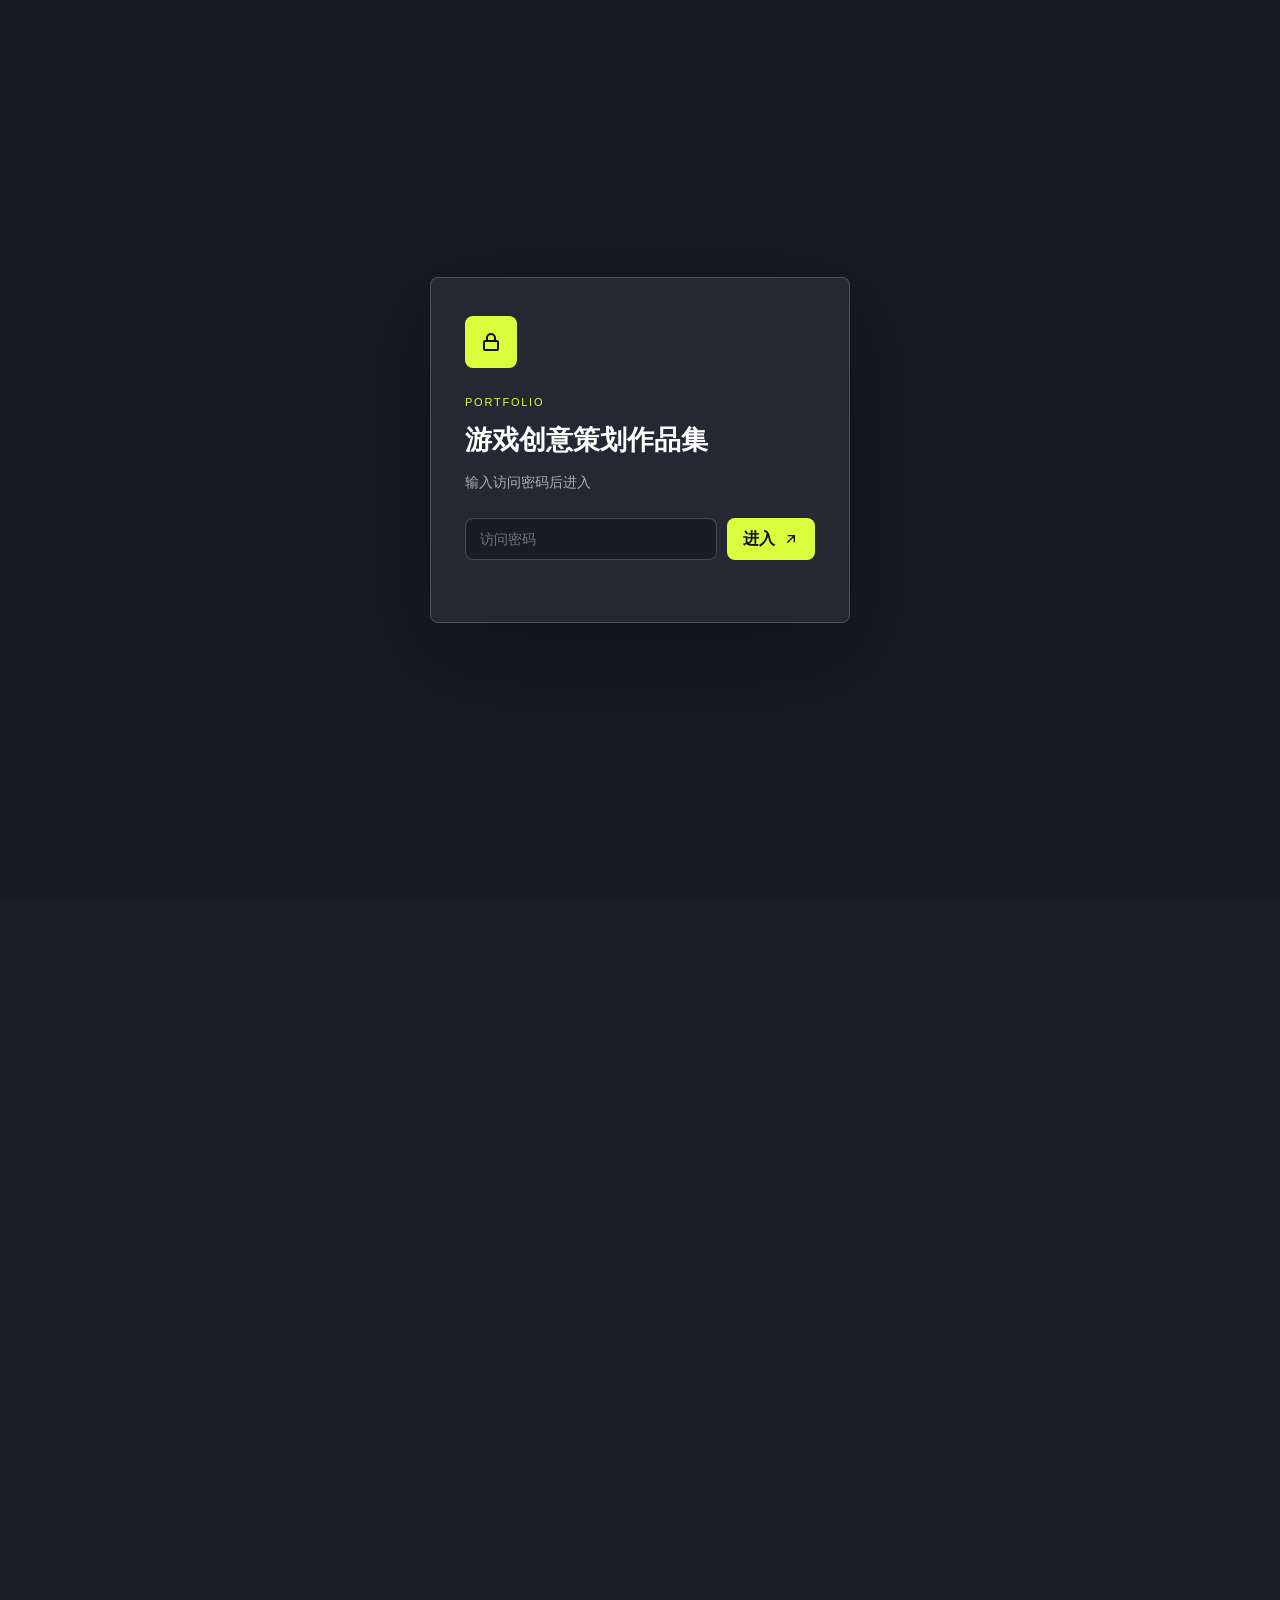
<file: index.html>
<!doctype html>
<html lang="zh-CN">
<head>
  <meta charset="utf-8">
  <meta name="viewport" content="width=device-width, initial-scale=1">
  <title>游戏创意策划作品集</title>
  <link rel="icon" href="favicon.svg" type="image/svg+xml">
  <link rel="stylesheet" href="styles.css">
</head>
<body class="locked">
  <div class="access-gate" id="accessGate">
    <div class="access-panel">
      <span class="access-mark">
        <svg viewBox="0 0 24 24" aria-hidden="true"><rect x="5" y="11" width="14" height="9" rx="1"/><path d="M8 11V8a4 4 0 0 1 8 0v3"/></svg>
      </span>
      <p class="access-kicker">Portfolio</p>
      <h2>游戏创意策划作品集</h2>
      <p class="access-copy">输入访问密码后进入</p>
      <form class="access-form" id="accessForm">
        <input type="password" id="passwordInput" placeholder="访问密码" autocomplete="current-password" aria-label="访问密码">
        <button type="submit">
          <span>进入</span>
          <svg viewBox="0 0 24 24" aria-hidden="true"><path d="M7 17 17 7M8 7h9v9"/></svg>
        </button>
      </form>
      <p class="access-error" id="accessError" role="alert"></p>
    </div>
  </div>

  <header class="site-header" id="top">
    <a class="brand" href="#top">
      <span class="brand-mark">P</span>
      <span>游戏创意策划作品集</span>
    </a>
    <button class="nav-toggle" id="navToggle" type="button" aria-label="菜单" aria-expanded="false">
      <span></span>
      <span></span>
    </button>
    <nav class="site-nav" id="siteNav">
      <a href="#roguelike">肉鸽游戏</a>
      <a href="#sanguo">三国卡牌</a>
      <a href="#play" class="nav-cta">猫猫碰碰车</a>
    </nav>
  </header>

  <main>
    <section class="hero">
      <img class="hero-bg" src="web/assets/hero.jpg" alt="">
      <div class="hero-shade"></div>
      <div class="hero-content">
        <p class="hero-eyebrow">Creative Portfolio · 2026</p>
        <h1>游戏创意策划作品集</h1>
        <div class="hero-actions">
          <a class="btn btn-light" href="#roguelike">
            <span>浏览作品</span>
            <svg viewBox="0 0 24 24" aria-hidden="true"><path d="M7 17 17 7M8 7h9v9"/></svg>
          </a>
          <a class="btn btn-ghost" href="#play">
            <span>互动项目</span>
            <svg viewBox="0 0 24 24" aria-hidden="true"><path d="M7 17 17 7M8 7h9v9"/></svg>
          </a>
        </div>
      </div>
      <div class="hero-footer">
        <span>01 肉鸽游戏</span>
        <span>02 三国卡牌游戏</span>
        <span>03 猫猫碰碰车</span>
      </div>
    </section>

    <section class="intro" id="intro">
      <div class="section-inner">
        <div class="intro-grid">
          <a class="intro-card reveal" href="#roguelike">
            <span class="intro-num">01</span>
            <h2>肉鸽游戏</h2>
            <p>《酋长你别跑》：爆款广告素材（单案消耗10w+）、品宣KV、角色设计</p>
            <span class="intro-link">
              查看作品
              <svg viewBox="0 0 24 24" aria-hidden="true"><path d="M7 17 17 7M8 7h9v9"/></svg>
            </span>
          </a>
          <a class="intro-card reveal" href="#sanguo">
            <span class="intro-num">02</span>
            <h2>三国卡牌游戏</h2>
            <p>《止戈之战》：商店包装</p>
            <span class="intro-link">
              查看作品
              <svg viewBox="0 0 24 24" aria-hidden="true"><path d="M7 17 17 7M8 7h9v9"/></svg>
            </span>
          </a>
          <a class="intro-card reveal" href="#play">
            <span class="intro-num">03</span>
            <h2>猫猫碰碰车</h2>
            <p>个人项目，由Codex完成全流程开发的H5互动游戏</p>
            <span class="intro-link">
              查看项目
              <svg viewBox="0 0 24 24" aria-hidden="true"><path d="M7 17 17 7M8 7h9v9"/></svg>
            </span>
          </a>
        </div>
      </div>
    </section>

    <section class="work-section work-game" id="roguelike">
      <div class="section-inner">
        <div class="section-head reveal">
          <div class="section-index">01</div>
          <div>
            <p class="section-kicker">Roguelike Project</p>
            <h2>肉鸽游戏</h2>
            <p class="section-lead">《酋长你别跑》游戏创意物料合集。</p>
            <div class="tag-row">
              <span>广告平面</span>
              <span>广告视频</span>
              <span>品宣 KV</span>
              <span>角色设计</span>
            </div>
          </div>
        </div>

        <div class="block reveal">
          <div class="block-title">
            <h3>广告平面</h3>
            <span>Ad Creatives</span>
          </div>
          <div class="gallery-grid ad-grid">
            <figure class="work-card" data-full="web/assets/01-肉鸽游戏/1-爆款广告素材/开局一把刀.jpg">
              <img src="web/assets/01-肉鸽游戏/1-爆款广告素材/开局一把刀.jpg" alt="开局一把刀广告素材" loading="lazy">
            </figure>
            <figure class="work-card" data-full="web/assets/01-肉鸽游戏/1-爆款广告素材/人物大字报-预约开启.jpg">
              <img src="web/assets/01-肉鸽游戏/1-爆款广告素材/人物大字报-预约开启.jpg" alt="人物大字报广告素材" loading="lazy">
            </figure>
            <figure class="work-card" data-full="web/assets/01-肉鸽游戏/1-爆款广告素材/刷宝词条广告图.jpg">
              <img src="web/assets/01-肉鸽游戏/1-爆款广告素材/刷宝词条广告图.jpg" alt="刷宝词条广告素材" loading="lazy">
            </figure>
            <figure class="work-card" data-full="web/assets/01-肉鸽游戏/1-爆款广告素材/游戏界面1.jpg">
              <img src="web/assets/01-肉鸽游戏/1-爆款广告素材/游戏界面1.jpg" alt="游戏界面广告素材一" loading="lazy">
            </figure>
            <figure class="work-card" data-full="web/assets/01-肉鸽游戏/1-爆款广告素材/游戏界面2.jpg">
              <img src="web/assets/01-肉鸽游戏/1-爆款广告素材/游戏界面2.jpg" alt="游戏界面广告素材二" loading="lazy">
            </figure>
            <figure class="work-card" data-full="web/assets/01-肉鸽游戏/1-爆款广告素材/taptap伪资源位广告图-1920x1080-红色圆角边框.jpg">
              <img src="web/assets/01-肉鸽游戏/1-爆款广告素材/taptap伪资源位广告图-1920x1080-红色圆角边框.jpg" alt="伪资源位广告素材" loading="lazy">
            </figure>
          </div>
        </div>

        <div class="block reveal">
          <div class="block-title">
            <h3>广告视频</h3>
            <span>Ad Videos</span>
          </div>
          <div class="video-grid">
            <button class="video-card" type="button" data-video="web/videos/5s实机短视频.mp4">
              <span class="video-thumb">
                <img src="web/thumbs/5s实机短视频.jpg" alt="视频缩略图" loading="lazy">
                <span class="video-icon">
                  <svg viewBox="0 0 24 24" aria-hidden="true"><path d="M8 5v14l11-7z"/></svg>
                </span>
              </span>
              <span class="video-meta"><strong>5s实机短视频</strong></span>
            </button>
            <button class="video-card" type="button" data-video="web/videos/小帅单刷BOSS.mp4">
              <span class="video-thumb">
                <img src="web/thumbs/小帅单刷BOSS.jpg" alt="视频缩略图" loading="lazy">
                <span class="video-icon">
                  <svg viewBox="0 0 24 24" aria-hidden="true"><path d="M8 5v14l11-7z"/></svg>
                </span>
              </span>
              <span class="video-meta"><strong>小帅单刷BOSS</strong></span>
            </button>
            <button class="video-card" type="button" data-video="web/videos/装备对比.mp4">
              <span class="video-thumb">
                <img src="web/thumbs/装备对比.jpg" alt="视频缩略图" loading="lazy">
                <span class="video-icon">
                  <svg viewBox="0 0 24 24" aria-hidden="true"><path d="M8 5v14l11-7z"/></svg>
                </span>
              </span>
              <span class="video-meta"><strong>装备对比</strong></span>
            </button>
            <button class="video-card" type="button" data-video="web/videos/选择英雄.mp4">
              <span class="video-thumb">
                <img src="web/thumbs/选择英雄.jpg" alt="视频缩略图" loading="lazy">
                <span class="video-icon">
                  <svg viewBox="0 0 24 24" aria-hidden="true"><path d="M8 5v14l11-7z"/></svg>
                </span>
              </span>
              <span class="video-meta"><strong>选择英雄</strong></span>
            </button>
            <button class="video-card" type="button" data-video="web/videos/猫meme.mp4">
              <span class="video-thumb">
                <img src="web/thumbs/猫meme.jpg" alt="视频缩略图" loading="lazy">
                <span class="video-icon">
                  <svg viewBox="0 0 24 24" aria-hidden="true"><path d="M8 5v14l11-7z"/></svg>
                </span>
              </span>
              <span class="video-meta"><strong>猫meme</strong></span>
            </button>
            <button class="video-card" type="button" data-video="web/videos/AI解说.mp4">
              <span class="video-thumb">
                <img src="web/thumbs/AI解说.jpg" alt="视频缩略图" loading="lazy">
                <span class="video-icon">
                  <svg viewBox="0 0 24 24" aria-hidden="true"><path d="M8 5v14l11-7z"/></svg>
                </span>
              </span>
              <span class="video-meta"><strong>AI解说</strong></span>
            </button>
          </div>
        </div>

        <div class="block reveal">
          <div class="block-title">
            <h3>品宣 KV</h3>
            <span>Key Visual</span>
          </div>
          <div class="gallery-grid kv-grid">
            <figure class="work-card" data-full="web/assets/01-肉鸽游戏/2-品宣KV/草地迎接(优化).jpg">
              <img src="web/assets/01-肉鸽游戏/2-品宣KV/草地迎接(优化).jpg" alt="草地迎接品宣 KV" loading="lazy">
            </figure>
            <figure class="work-card" data-full="web/assets/01-肉鸽游戏/2-品宣KV/多人1920x1080.jpg">
              <img src="web/assets/01-肉鸽游戏/2-品宣KV/多人1920x1080.jpg" alt="多人同屏品宣 KV" loading="lazy">
            </figure>
            <figure class="work-card" data-full="web/assets/01-肉鸽游戏/2-品宣KV/时空裂缝-标题.jpg">
              <img src="web/assets/01-肉鸽游戏/2-品宣KV/时空裂缝-标题.jpg" alt="时空裂缝品宣 KV" loading="lazy">
            </figure>
            <figure class="work-card" data-full="web/assets/01-肉鸽游戏/2-品宣KV/异化bossKV-标题2.jpg">
              <img src="web/assets/01-肉鸽游戏/2-品宣KV/异化bossKV-标题2.jpg" alt="异化 Boss 品宣 KV" loading="lazy">
            </figure>
            <figure class="work-card" data-full="web/assets/01-肉鸽游戏/2-品宣KV/英魂系统图2-标题.jpg">
              <img src="web/assets/01-肉鸽游戏/2-品宣KV/英魂系统图2-标题.jpg" alt="英魂系统品宣 KV" loading="lazy">
            </figure>
            <figure class="work-card" data-full="web/assets/01-肉鸽游戏/2-品宣KV/mmexport1764500526491.jpg">
              <img src="web/assets/01-肉鸽游戏/2-品宣KV/mmexport1764500526491.jpg" alt="品宣 KV 系列一" loading="lazy">
            </figure>
            <figure class="work-card" data-full="web/assets/01-肉鸽游戏/2-品宣KV/mmexport1764500532475.jpg">
              <img src="web/assets/01-肉鸽游戏/2-品宣KV/mmexport1764500532475.jpg" alt="品宣 KV 系列二" loading="lazy">
            </figure>
            <figure class="work-card" data-full="web/assets/01-肉鸽游戏/2-品宣KV/mmexport1764510685651.jpg">
              <img src="web/assets/01-肉鸽游戏/2-品宣KV/mmexport1764510685651.jpg" alt="品宣 KV 系列三" loading="lazy">
            </figure>
            <figure class="work-card" data-full="web/assets/01-肉鸽游戏/2-品宣KV/mmexport1765940559985.jpg">
              <img src="web/assets/01-肉鸽游戏/2-品宣KV/mmexport1765940559985.jpg" alt="品宣 KV 系列四" loading="lazy">
            </figure>
            <figure class="work-card" data-full="web/assets/01-肉鸽游戏/2-品宣KV/mmexport1765940565596.jpg">
              <img src="web/assets/01-肉鸽游戏/2-品宣KV/mmexport1765940565596.jpg" alt="品宣 KV 系列五" loading="lazy">
            </figure>
            <figure class="work-card" data-full="web/assets/01-肉鸽游戏/2-品宣KV/mmexport1765940612568.jpg">
              <img src="web/assets/01-肉鸽游戏/2-品宣KV/mmexport1765940612568.jpg" alt="品宣 KV 系列六" loading="lazy">
            </figure>
            <figure class="work-card" data-full="web/assets/01-肉鸽游戏/2-品宣KV/mmexport1765940617855.jpg">
              <img src="web/assets/01-肉鸽游戏/2-品宣KV/mmexport1765940617855.jpg" alt="品宣 KV 系列七" loading="lazy">
            </figure>
          </div>
        </div>

        <div class="block reveal">
          <div class="block-title">
            <h3>角色设计</h3>
            <span>Character Design</span>
          </div>
          <div class="carousel carousel--role" id="roleCarousel" tabindex="0" aria-label="角色设计轮播">
            <div class="carousel-viewport">
              <div class="carousel-track role-track">
                <article class="role-slide">
                  <div class="role-info">
                    <p class="role-label">死灵法师 · 01</p>
                    <h4>死灵法师</h4>
                    <p>女性亡灵召唤师，缠绕腐朽草药与毒素气息，神秘危险。技能以亡灵召唤系为主：毒气爆裂释放毒云造成范围伤害；亡灵复苏可召唤骷髅战士协同作战，适合与冥神祝福、召唤流及血爆流组合。</p>
                  </div>
                  <div class="role-media">
                    <img src="web/assets/01-肉鸽游戏/3-角色设计-clean/死灵法师.png" alt="死灵法师角色设计" loading="lazy">
                  </div>
                </article>
                <article class="role-slide">
                  <div class="role-info">
                    <p class="role-label">野蛮人 · 02</p>
                    <h4>野蛮人</h4>
                    <p>男性近战爆发角色，以兽皮、骨甲与巨型石斧塑造狂野的部落领袖气质。技能聚焦近战与重装武器：冰锤震地创造冰冻领域并减速眩晕敌人；血怒狂斩随生命值降低附加流血伤害，契合旋风斩与痛割流。</p>
                  </div>
                  <div class="role-media">
                    <img src="web/assets/01-肉鸽游戏/3-角色设计-clean/野蛮人.png" alt="野蛮人角色设计" loading="lazy">
                  </div>
                </article>
                <article class="role-slide">
                  <div class="role-info">
                    <p class="role-label">游侠 · 03</p>
                    <h4>游侠</h4>
                    <p>男性丛林游侠，善用弓与吹箭，形象轻盈敏捷。技能可近可远：暗影覆身周期性获得护盾减伤；无限箭雨朝身前扇形区域倾泻箭矢，兼顾单体爆发与群体清怪，适合作为开荒与弓箭武器展示形象。</p>
                  </div>
                  <div class="role-media">
                    <img src="web/assets/01-肉鸽游戏/3-角色设计-clean/游侠.png" alt="游侠角色设计" loading="lazy">
                  </div>
                </article>
                <article class="role-slide">
                  <div class="role-info">
                    <p class="role-label">德鲁伊 · 04</p>
                    <h4>德鲁伊</h4>
                    <p>男性召唤与近战系角色。变身前佩戴熊骨胸甲、掌心凝聚自然能量；变身后成为Q版圆润棕熊，突出奶凶反差感。技能包括熊突猛进，变身突进撞飞路径敌人并附加流血；野性呼唤召唤熊协助作战，兽群死亡时爆炸并附加易伤。</p>
                  </div>
                  <div class="role-media role-media-dual">
                    <img src="web/assets/01-肉鸽游戏/3-角色设计-clean/德鲁伊（变身前）.png" alt="德鲁伊变身前角色设计" loading="lazy">
                    <img src="web/assets/01-肉鸽游戏/3-角色设计-clean/德鲁伊（变身后）.png" alt="德鲁伊变身后角色设计" loading="lazy">
                  </div>
                </article>
                <article class="role-slide">
                  <div class="role-info">
                    <p class="role-label">恢复萨满 · 05</p>
                    <h4>恢复萨满</h4>
                    <p>女性辅助治疗角色，荧光紫长裙搭配藤蔓与晶体果实，散发自然治愈气质。技能以辅助为主：生物电能可治愈盟友或释放麻痹电波；共生触须可束缚敌人并抽取生命值，承担团队奶妈与增益定位。</p>
                  </div>
                  <div class="role-media">
                    <img src="web/assets/01-肉鸽游戏/3-角色设计-clean/恢复萨满.png" alt="恢复萨满角色设计" loading="lazy">
                  </div>
                </article>
              </div>
            </div>
            <div class="carousel-controls">
              <button class="carousel-btn" type="button" data-carousel-prev aria-label="上一张">
                <svg viewBox="0 0 24 24" aria-hidden="true"><path d="M15 18l-6-6 6-6"/></svg>
              </button>
              <div class="carousel-progress"><span></span></div>
              <button class="carousel-btn" type="button" data-carousel-next aria-label="下一张">
                <svg viewBox="0 0 24 24" aria-hidden="true"><path d="M9 6l6 6-6 6"/></svg>
              </button>
            </div>
          </div>
        </div>
      </div>
    </section>

    <section class="work-section work-design" id="sanguo">
      <div class="section-inner">
        <div class="section-head reveal">
          <div class="section-index">02</div>
          <div>
            <p class="section-kicker">Card Game</p>
            <h2>三国卡牌游戏</h2>
            <p class="section-lead">《止戈之战》：商店包装</p>
            <div class="tag-row">
              <span>国战主题</span>
              <span>神魔主题</span>
              <span>周年庆主题</span>
            </div>
          </div>
        </div>

        <div class="block reveal">
          <div class="block-title">
            <h3>国战主题</h3>
            <span>Store Screens</span>
          </div>
          <div class="gallery-grid store-grid">
            <figure class="work-card" data-full="web/assets/02-三国卡牌游戏/商店五图/国战主题/1080x1920-1.jpg">
              <img src="web/assets/02-三国卡牌游戏/商店五图/国战主题/1080x1920-1.jpg" alt="国战主题商店五图一" loading="lazy">
            </figure>
            <figure class="work-card" data-full="web/assets/02-三国卡牌游戏/商店五图/国战主题/1080x1920-2.jpg">
              <img src="web/assets/02-三国卡牌游戏/商店五图/国战主题/1080x1920-2.jpg" alt="国战主题商店五图二" loading="lazy">
            </figure>
            <figure class="work-card" data-full="web/assets/02-三国卡牌游戏/商店五图/国战主题/1080x1920-3.jpg">
              <img src="web/assets/02-三国卡牌游戏/商店五图/国战主题/1080x1920-3.jpg" alt="国战主题商店五图三" loading="lazy">
            </figure>
            <figure class="work-card" data-full="web/assets/02-三国卡牌游戏/商店五图/国战主题/1080x1920-4.jpg">
              <img src="web/assets/02-三国卡牌游戏/商店五图/国战主题/1080x1920-4.jpg" alt="国战主题商店五图四" loading="lazy">
            </figure>
            <figure class="work-card" data-full="web/assets/02-三国卡牌游戏/商店五图/国战主题/1080x1920-5.jpg">
              <img src="web/assets/02-三国卡牌游戏/商店五图/国战主题/1080x1920-5.jpg" alt="国战主题商店五图五" loading="lazy">
            </figure>
          </div>
        </div>

        <div class="block reveal">
          <div class="block-title">
            <h3>神魔主题</h3>
            <span>Store Screens</span>
          </div>
          <div class="gallery-grid store-grid">
            <figure class="work-card" data-full="web/assets/02-三国卡牌游戏/商店五图/神魔主题/1080x1920-1.jpg">
              <img src="web/assets/02-三国卡牌游戏/商店五图/神魔主题/1080x1920-1.jpg" alt="神魔主题商店五图一" loading="lazy">
            </figure>
            <figure class="work-card" data-full="web/assets/02-三国卡牌游戏/商店五图/神魔主题/1080x1920-2.jpg">
              <img src="web/assets/02-三国卡牌游戏/商店五图/神魔主题/1080x1920-2.jpg" alt="神魔主题商店五图二" loading="lazy">
            </figure>
            <figure class="work-card" data-full="web/assets/02-三国卡牌游戏/商店五图/神魔主题/1080x1920-3.jpg">
              <img src="web/assets/02-三国卡牌游戏/商店五图/神魔主题/1080x1920-3.jpg" alt="神魔主题商店五图三" loading="lazy">
            </figure>
            <figure class="work-card" data-full="web/assets/02-三国卡牌游戏/商店五图/神魔主题/1080x1920-4.jpg">
              <img src="web/assets/02-三国卡牌游戏/商店五图/神魔主题/1080x1920-4.jpg" alt="神魔主题商店五图四" loading="lazy">
            </figure>
            <figure class="work-card" data-full="web/assets/02-三国卡牌游戏/商店五图/神魔主题/1080x1920-5.jpg">
              <img src="web/assets/02-三国卡牌游戏/商店五图/神魔主题/1080x1920-5.jpg" alt="神魔主题商店五图五" loading="lazy">
            </figure>
          </div>
        </div>

        <div class="block reveal">
          <div class="block-title">
            <h3>周年庆主题</h3>
            <span>Store Screens</span>
          </div>
          <div class="gallery-grid store-grid">
            <figure class="work-card" data-full="web/assets/02-三国卡牌游戏/商店五图/周年庆主题/1080x1920-1.jpg">
              <img src="web/assets/02-三国卡牌游戏/商店五图/周年庆主题/1080x1920-1.jpg" alt="周年庆主题商店五图一" loading="lazy">
            </figure>
            <figure class="work-card" data-full="web/assets/02-三国卡牌游戏/商店五图/周年庆主题/1080x1920-2.jpg">
              <img src="web/assets/02-三国卡牌游戏/商店五图/周年庆主题/1080x1920-2.jpg" alt="周年庆主题商店五图二" loading="lazy">
            </figure>
            <figure class="work-card" data-full="web/assets/02-三国卡牌游戏/商店五图/周年庆主题/1080x1920-3.jpg">
              <img src="web/assets/02-三国卡牌游戏/商店五图/周年庆主题/1080x1920-3.jpg" alt="周年庆主题商店五图三" loading="lazy">
            </figure>
            <figure class="work-card" data-full="web/assets/02-三国卡牌游戏/商店五图/周年庆主题/1080x1920-4.jpg">
              <img src="web/assets/02-三国卡牌游戏/商店五图/周年庆主题/1080x1920-4.jpg" alt="周年庆主题商店五图四" loading="lazy">
            </figure>
            <figure class="work-card" data-full="web/assets/02-三国卡牌游戏/商店五图/周年庆主题/1080x1920-5.jpg">
              <img src="web/assets/02-三国卡牌游戏/商店五图/周年庆主题/1080x1920-5.jpg" alt="周年庆主题商店五图五" loading="lazy">
            </figure>
          </div>
        </div>
      </div>
    </section>

    <section class="play-section" id="play">
      <div class="section-inner play-inner reveal">
        <div class="play-copy-wrap">
          <p class="section-kicker">Playable Work</p>
          <h2>猫猫碰碰车</h2>
          <p class="play-copy">使用AI工具Codex完成玩法开发与建模设计全流程的3D 碰碰车 H5 游戏，中文版可在 GitHub 体验，英文版已上线 itch.io。</p>
          <div class="play-links">
            <a class="btn btn-light" href="https://junimochest.github.io/maomaoche/" target="_blank" rel="noopener">
              <span>中文版 · GitHub</span>
              <svg viewBox="0 0 24 24" aria-hidden="true"><path d="M7 17 17 7M8 7h9v9"/></svg>
            </a>
            <a class="btn btn-outline" href="https://junimochest.itch.io/cat-bumper-cars" target="_blank" rel="noopener">
              <span>英文版 · itch.io 已上线</span>
              <svg viewBox="0 0 24 24" aria-hidden="true"><path d="M7 17 17 7M8 7h9v9"/></svg>
            </a>
          </div>
        </div>
        <a class="game-poster" href="https://junimochest.github.io/maomaoche/" target="_blank" rel="noopener">
          <img src="web/assets/cat-game/poster.jpg" alt="猫猫碰碰车游戏海报" loading="lazy">
        </a>
      </div>
    </section>
  </main>

  <footer class="site-footer">
    <div class="footer-inner">
      <span>© 2026 游戏创意策划作品集</span>
      <span>广告平面 / 广告视频 / 品宣 KV / 角色设计 / 互动开发</span>
    </div>
  </footer>

  <div class="lightbox" id="lightbox" aria-hidden="true">
    <button class="lightbox-close" id="lightboxClose" type="button" aria-label="关闭">×</button>
    <img alt="作品大图" id="lightboxImg">
  </div>

  <div class="video-modal" id="videoModal" aria-hidden="true">
    <button class="lightbox-close" id="videoClose" type="button" aria-label="关闭">×</button>
    <video controls playsinline preload="auto" id="modalVideo"></video>
  </div>

  <script src="script.js?v=20261028b"></script>
</body>
</html>
</file>
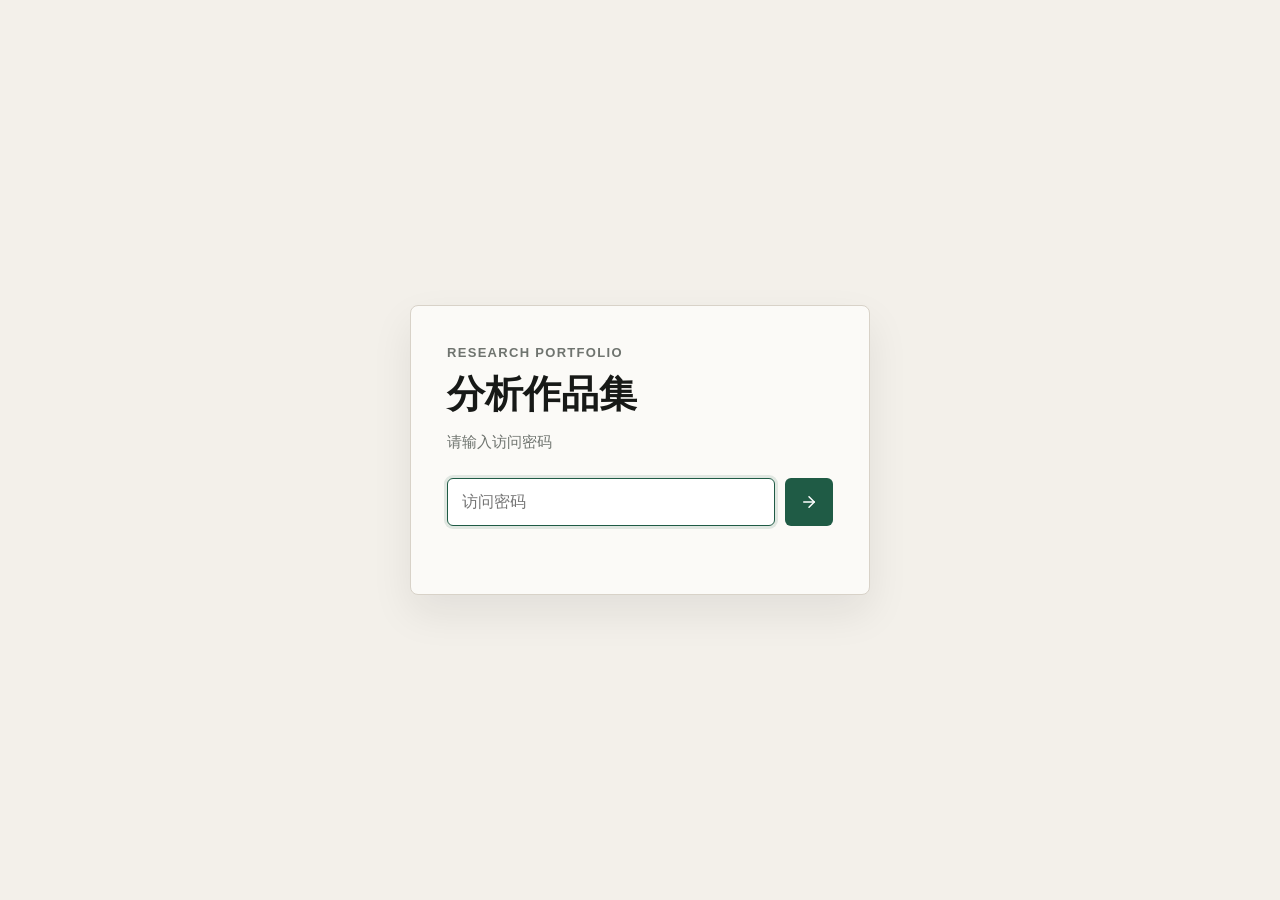
<file: research-portfolio/index.html>
<!doctype html>
<html lang="zh-CN">
<head>
  <meta charset="utf-8">
  <meta name="viewport" content="width=device-width, initial-scale=1">
  <meta name="robots" content="noindex,nofollow">
  <meta name="theme-color" content="#f3f0ea">
  <title>Research & Strategy Portfolio</title>
  <link rel="icon" href="favicon.svg" type="image/svg+xml">
  <link rel="stylesheet" href="styles.css?v=20260917i">
  <script src="assets/vendor/lucide.min.js" defer></script>
  <script src="script.js?v=20260917i" defer></script>
</head>
<body class="is-locked">
  <div class="password-gate" id="passwordGate" role="dialog" aria-modal="true" aria-labelledby="gateTitle">
    <div class="gate-panel">
      <p class="eyebrow">Research Portfolio</p>
      <h1 id="gateTitle">分析作品集</h1>
      <p class="gate-copy">请输入访问密码</p>
      <form class="gate-form" id="passwordForm" novalidate>
        <label class="sr-only" for="passwordInput">访问密码</label>
        <div class="gate-input-row">
          <input id="passwordInput" name="password" type="password" autocomplete="current-password" inputmode="text" placeholder="访问密码" autofocus>
          <button class="primary-button" type="submit" aria-label="进入作品集">
            <i data-lucide="arrow-right" aria-hidden="true"></i>
          </button>
        </div>
        <p class="gate-error" id="gateError" role="alert" aria-live="polite"></p>
      </form>
    </div>
  </div>

  <div class="site-shell" id="siteShell" aria-hidden="true">
    <aside class="sidebar">
      <a class="brand" href="#top" aria-label="返回顶部">
        <span class="brand-mark">RS</span>
        <span class="brand-text">Research<br>Portfolio</span>
      </a>
      <nav class="section-nav" id="sectionNav" aria-label="作品分类"></nav>
      <div class="sidebar-foot">
        <p>2026 / Selected Work</p>
        <button class="ghost-button" id="lockButton" type="button">
          <i data-lucide="lock-keyhole" aria-hidden="true"></i>
          <span>锁定</span>
        </button>
      </div>
    </aside>

    <main class="main-content" id="top">
      <header class="page-header">
        <p class="eyebrow">Selected Work / 2026</p>
        <h1>研究、分析与策略作品集</h1>
        <p class="page-intro page-intro--single-line">用户研究、竞品分析、营销洞察与行业分析的项目案例展示。所有内容均围绕真实研究问题，内容已脱敏。</p>
      </header>
      <div class="sections" id="sections"></div>
    </main>
  </div>

  <div class="viewer" id="viewer" aria-hidden="true">
    <div class="viewer-backdrop" data-close-viewer></div>
    <section class="viewer-panel" role="dialog" aria-modal="true" aria-labelledby="viewerTitle">
      <header class="viewer-header">
        <div>
          <p class="eyebrow" id="viewerType"></p>
          <h2 id="viewerTitle"></h2>
        </div>
        <div class="viewer-actions">
          <button class="icon-button" id="viewerClose" type="button" aria-label="关闭预览">
            <i data-lucide="x" aria-hidden="true"></i>
          </button>
        </div>
      </header>
      <div class="viewer-body" id="viewerBody"></div>
    </section>
  </div>

  <noscript>本站需要启用 JavaScript 才能浏览。</noscript>
</body>
</html>
</file>
<file: styles.css>
:root {
  --ink: #f2f3f5;
  --paper: #1a1e26;
  --acid: #d8ff3e;
  --cyan: #3ad9e8;
  --coral: #ff5c46;
  --muted: rgba(255, 255, 255, .66);
  --line: rgba(255, 255, 255, .18);
  --dark: #161a21;
  --panel: #242833;
}

* {
  box-sizing: border-box;
}

html {
  scroll-behavior: smooth;
  scroll-padding-top: 88px;
}

body {
  margin: 0;
  font-family: "PingFang SC", "Microsoft YaHei", "Segoe UI", sans-serif;
  background: var(--paper);
  color: var(--ink);
  line-height: 1.6;
}

img {
  display: block;
  max-width: 100%;
}

a {
  color: inherit;
  text-decoration: none;
}

button {
  font: inherit;
  color: inherit;
}

.js .reveal {
  opacity: 0;
  transform: translateY(22px);
  transition: opacity .7s ease, transform .7s ease;
}

.js .reveal.in-view {
  opacity: 1;
  transform: none;
}

body.locked {
  overflow: hidden;
}

body.locked .site-header,
body.locked main,
body.locked .site-footer {
  visibility: hidden;
}

.access-gate {
  position: fixed;
  inset: 0;
  z-index: 200;
  display: grid;
  place-items: center;
  padding: 24px;
  background: #171a21;
  color: #fff;
  transition: opacity .4s ease, visibility .4s ease;
}

body:not(.locked) .access-gate {
  opacity: 0;
  visibility: hidden;
  pointer-events: none;
}

.access-panel {
  width: min(420px, 100%);
  padding: 38px 34px 32px;
  background: #242833;
  border: 1px solid rgba(255, 255, 255, .18);
  border-radius: 8px;
  box-shadow: 0 30px 90px rgba(0, 0, 0, .35);
}

.access-mark {
  display: grid;
  place-items: center;
  width: 52px;
  height: 52px;
  border-radius: 8px;
  background: var(--acid);
  color: #101014;
}

.access-mark svg {
  width: 24px;
  height: 24px;
  fill: none;
  stroke: currentColor;
  stroke-width: 2;
  stroke-linecap: round;
  stroke-linejoin: round;
}

.access-kicker {
  margin: 26px 0 6px;
  color: var(--acid);
  font-size: 11px;
  letter-spacing: .16em;
  text-transform: uppercase;
}

.access-panel h2 {
  margin: 0;
  font-size: 1.7rem;
}

.access-copy {
  margin: 10px 0 24px;
  color: rgba(255, 255, 255, .62);
  font-size: 14px;
}

.access-form {
  display: flex;
  gap: 10px;
}

.access-form input {
  flex: 1;
  min-width: 0;
  padding: 12px 14px;
  border: 1px solid rgba(255, 255, 255, .2);
  border-radius: 8px;
  background: #191c23;
  color: #fff;
  font-size: 14px;
  outline: none;
}

.access-form input:focus {
  border-color: var(--acid);
}

.access-form button {
  display: inline-flex;
  align-items: center;
  gap: 8px;
  padding: 0 16px;
  border: 0;
  border-radius: 8px;
  background: var(--acid);
  color: #101014;
  font-weight: 700;
  cursor: pointer;
}

.access-form button svg {
  width: 16px;
  height: 16px;
  fill: none;
  stroke: currentColor;
  stroke-width: 2;
  stroke-linecap: round;
  stroke-linejoin: round;
}

.access-error {
  min-height: 18px;
  margin: 12px 0 0;
  color: #ff8a78;
  font-size: 13px;
}

.site-header {
  position: fixed;
  top: 0;
  left: 0;
  right: 0;
  z-index: 60;
  display: flex;
  align-items: center;
  justify-content: space-between;
  padding: 16px 24px;
  background: linear-gradient(180deg, rgba(42, 46, 57, .94), rgba(24, 28, 36, .82));
  border-bottom: 1px solid rgba(255, 255, 255, .18);
  box-shadow: 0 10px 30px rgba(0, 0, 0, .18);
  backdrop-filter: blur(14px);
  color: #fff;
}

.brand {
  display: flex;
  align-items: center;
  gap: 10px;
  font-weight: 700;
  font-size: 14px;
}

.brand-mark {
  display: grid;
  place-items: center;
  width: 34px;
  height: 34px;
  border-radius: 8px;
  background: var(--acid);
  color: #101014;
  font-size: 12px;
  font-weight: 800;
}

.site-nav {
  display: flex;
  align-items: center;
  gap: 28px;
}

.site-nav a {
  font-size: 14px;
  color: rgba(255, 255, 255, .84);
  transition: color .2s ease;
}

.site-nav a:hover {
  color: #fff;
}

.nav-cta {
  padding: 8px 14px;
  border: 1px solid rgba(216, 255, 62, .42);
  border-radius: 8px;
  background: rgba(216, 255, 62, .08);
}

.nav-toggle {
  display: none;
  width: 40px;
  height: 40px;
  padding: 10px;
  border: 1px solid rgba(255, 255, 255, .28);
  border-radius: 8px;
  background: transparent;
  cursor: pointer;
}

.nav-toggle span {
  display: block;
  height: 2px;
  background: var(--panel);
  border-radius: 2px;
}

.nav-toggle span + span {
  margin-top: 6px;
}

.hero {
  position: relative;
  min-height: 100svh;
  display: flex;
  align-items: flex-end;
  overflow: hidden;
  background: #1b1e25;
  color: #fff;
}

.hero-bg {
  position: absolute;
  inset: 0;
  width: 100%;
  height: 100%;
  object-fit: cover;
  opacity: .76;
}

.hero-shade {
  position: absolute;
  inset: 0;
  background: linear-gradient(180deg, rgba(10, 12, 16, .38), rgba(10, 12, 16, .05) 46%, rgba(12, 14, 19, .68) 100%);
}

.hero-content {
  position: relative;
  z-index: 2;
  width: min(1200px, calc(100% - 44px));
  margin: 0 auto;
  padding: 150px 0 150px;
}

.hero-eyebrow {
  margin: 0 0 18px;
  font-size: 13px;
  letter-spacing: .18em;
  color: var(--acid);
  text-transform: uppercase;
}

.hero h1 {
  margin: 0;
  padding-bottom: .13em;
  font-size: clamp(2.5rem, 6.6vw, 5.6rem);
  line-height: 1.12;
  overflow-wrap: anywhere;
  letter-spacing: 0;
}

.hero-role {
  margin: 18px 0 0;
  font-size: clamp(1.05rem, 2.4vw, 1.6rem);
  font-weight: 600;
}

.hero-line {
  margin: 10px 0 0;
  color: rgba(255, 255, 255, .78);
  font-size: 1rem;
}

.hero-actions {
  display: flex;
  flex-wrap: wrap;
  gap: 12px;
  margin-top: 32px;
}

.btn {
  display: inline-flex;
  align-items: center;
  gap: 10px;
  padding: 13px 18px;
  border: 1px solid transparent;
  border-radius: 8px;
  font-size: 14px;
  font-weight: 700;
  cursor: pointer;
}

.btn svg {
  width: 18px;
  height: 18px;
  fill: none;
  stroke: currentColor;
  stroke-width: 2;
  stroke-linecap: round;
  stroke-linejoin: round;
}

.btn-light {
  background: var(--acid);
  color: #101014;
}

.btn-ghost {
  border-color: rgba(255, 255, 255, .36);
  color: #fff;
}

.btn-dark {
  background: #2d323c;
  color: #fff;
}

.btn-outline {
  border-color: rgba(255, 255, 255, .48);
  background: transparent;
  color: #fff;
}

.hero-footer {
  position: absolute;
  left: 0;
  right: 0;
  bottom: 0;
  z-index: 2;
  display: flex;
  gap: 24px;
  padding: 20px 24px;
  background: rgba(8, 9, 12, .42);
  border-top: 1px solid rgba(255, 255, 255, .14);
  backdrop-filter: blur(8px);
  font-size: 12px;
  color: rgba(255, 255, 255, .72);
}

.intro {
  padding: 90px 0;
  background:
    linear-gradient(115deg, rgba(216, 255, 62, .10), transparent 42%),
    linear-gradient(300deg, rgba(58, 217, 232, .09), transparent 52%),
    #1d212a;
  border-bottom: 1px solid rgba(255, 255, 255, .08);
}

.section-inner {
  width: min(1240px, calc(100% - 44px));
  margin: 0 auto;
}

.intro-grid {
  display: grid;
  grid-template-columns: repeat(3, 1fr);
  gap: 18px;
}

.intro-card {
  --card-accent: var(--acid);
  position: relative;
  min-height: 240px;
  display: flex;
  flex-direction: column;
  overflow: hidden;
  padding: 34px 30px 28px;
  background: linear-gradient(145deg, #333846, #242936);
  border: 1px solid var(--line);
  border-radius: 8px;
  box-shadow: 0 18px 44px rgba(0, 0, 0, .28);
  transition: transform .3s ease, box-shadow .3s ease, border-color .3s ease;
}

.intro-card::before {
  content: "";
  position: absolute;
  top: 0;
  left: 0;
  right: 0;
  height: 4px;
  background: var(--card-accent);
}

.intro-card:nth-child(2) {
  --card-accent: var(--cyan);
}

.intro-card:nth-child(3) {
  --card-accent: var(--coral);
}

.intro-card:hover {
  transform: translateY(-4px);
  border-color: var(--card-accent);
  box-shadow: 0 22px 50px rgba(0, 0, 0, .36);
}

.intro-num {
  font-size: 13px;
  font-weight: 800;
  color: var(--card-accent);
}

.intro-card h2 {
  margin: 28px 0 10px;
  font-size: 1.45rem;
  line-height: 1.25;
}

.intro-card p {
  margin: 0;
  color: rgba(255, 255, 255, .62);
  font-size: 14px;
}

.intro-link {
  display: inline-flex;
  align-items: center;
  gap: 8px;
  margin-top: auto;
  padding-top: 26px;
  font-size: 14px;
  font-weight: 700;
}

.intro-link svg {
  width: 16px;
  height: 16px;
  fill: none;
  stroke: currentColor;
  stroke-width: 2;
  stroke-linecap: round;
  stroke-linejoin: round;
}

.work-section {
  padding: 120px 0;
}

.work-game {
  background:
    linear-gradient(115deg, rgba(216, 255, 62, .12), transparent 38%),
    linear-gradient(305deg, rgba(58, 217, 232, .09), transparent 52%),
    #1c2028;
  color: #f4f3ef;
  border-bottom: 1px solid rgba(255, 255, 255, .08);
}

.work-design {
  background:
    linear-gradient(120deg, rgba(255, 92, 70, .12), transparent 42%),
    linear-gradient(235deg, rgba(58, 217, 232, .10), transparent 55%),
    #1a1e26;
  color: var(--ink);
  border-bottom: 1px solid rgba(255, 255, 255, .08);
}

.work-ai {
  background:
    linear-gradient(120deg, rgba(58, 217, 232, .12), transparent 45%),
    #1c2028;
  color: var(--ink);
}

.section-head {
  display: grid;
  grid-template-columns: 110px 1fr;
  gap: 30px;
  margin-bottom: 76px;
}

.section-index {
  padding-top: 10px;
  border-top: 1px solid currentColor;
  font-size: 14px;
  font-weight: 800;
  color: var(--acid);
}

.work-design .section-index {
  color: var(--coral);
}

.work-ai .section-index {
  color: #008ca5;
}

.section-kicker {
  margin: 0 0 12px;
  font-size: 12px;
  letter-spacing: .16em;
  color: var(--muted);
  text-transform: uppercase;
}

.work-game .section-kicker {
  color: rgba(255, 255, 255, .56);
}

.work-ai .section-kicker {
  color: #93c7d1;
}

.section-head h2 {
  margin: 0;
  font-size: clamp(2rem, 4.6vw, 3.6rem);
  line-height: 1.08;
}

.section-lead {
  max-width: 560px;
  margin: 18px 0 0;
  font-size: 1rem;
  color: rgba(255, 255, 255, .68);
}

.work-game .section-lead {
  color: rgba(255, 255, 255, .72);
}

.tag-row {
  display: flex;
  flex-wrap: wrap;
  gap: 8px;
  margin-top: 24px;
}

.tag-row span {
  padding: 7px 11px;
  border: 1px solid var(--line);
  border-radius: 8px;
  font-size: 12px;
}

.work-game .tag-row span {
  border-color: rgba(255, 255, 255, .2);
}

.block {
  margin-top: 74px;
}

.block-title {
  display: flex;
  align-items: baseline;
  justify-content: space-between;
  gap: 20px;
  margin-bottom: 22px;
  padding-bottom: 14px;
  border-bottom: 1px solid var(--line);
}

.work-game .block-title {
  border-color: rgba(255, 255, 255, .18);
}

.block-title h3 {
  margin: 0;
  font-size: 1.2rem;
}

.block-title span {
  font-size: 12px;
  letter-spacing: .12em;
  color: var(--muted);
  text-transform: uppercase;
}

.work-game .block-title span {
  color: rgba(255, 255, 255, .5);
}

.gallery-grid {
  display: grid;
  gap: 14px;
}

.kv-grid {
  grid-template-columns: repeat(3, 1fr);
}

.ad-grid {
  grid-template-columns: repeat(4, 1fr);
}

.store-grid {
  grid-template-columns: repeat(5, minmax(0, 1fr));
  gap: 10px;
  align-items: start;
}

.store-grid .work-card {
  aspect-ratio: 9 / 16;
}

.design-grid {
  grid-template-columns: repeat(3, 1fr);
}

.ip-grid {
  max-width: 860px;
  margin: 0 auto;
  grid-template-columns: repeat(3, 1fr);
  gap: 24px;
  padding: 8px 0 18px;
}

.ip-grid .work-card {
  --sticker: #ffffff;
  aspect-ratio: 1 / 1;
  border: 4px solid #fff;
  box-shadow: 0 14px 30px rgba(17, 17, 19, .14), 0 0 0 3px var(--sticker);
  transition: transform .3s ease, box-shadow .3s ease;
}

.ip-grid .work-card:nth-child(1) {
  --sticker: #ffd166;
  transform: rotate(-1.2deg) translateY(4px);
}

.ip-grid .work-card:nth-child(2) {
  --sticker: #7ae0c3;
  transform: rotate(1.4deg) translateY(-6px);
}

.ip-grid .work-card:nth-child(3) {
  --sticker: #f4a261;
  transform: rotate(-1.5deg) translateY(8px);
}

.ip-grid .work-card:nth-child(4) {
  --sticker: #b9a5f5;
  transform: rotate(1.2deg) translateY(-4px);
}

.ip-grid .work-card:nth-child(5) {
  --sticker: #ff8fa3;
  transform: rotate(-1deg) translateY(6px);
}

.ip-grid .work-card:nth-child(6) {
  --sticker: #9bd1ff;
  transform: rotate(1.6deg) translateY(-2px);
}

.ip-grid .work-card:hover {
  z-index: 2;
  transform: rotate(0deg) translateY(-6px) scale(1.03);
  box-shadow: 0 20px 40px rgba(17, 17, 19, .2), 0 0 0 3px var(--sticker);
}

.character-grid {
  max-width: 920px;
}

.character-grid .work-card {
  aspect-ratio: 3 / 4;
}

.work-card {
  position: relative;
  margin: 0;
  aspect-ratio: 16 / 9;
  overflow: hidden;
  border-radius: 8px;
  background: #dcdad3;
  cursor: zoom-in;
}

.work-card img {
  width: 100%;
  height: 100%;
  object-fit: cover;
  transition: transform .7s cubic-bezier(.2, .7, .2, 1);
}

.work-card:hover img {
  transform: scale(1.05);
}

.work-card figcaption {
  position: absolute;
  inset: auto 0 0;
  display: flex;
  align-items: center;
  justify-content: space-between;
  gap: 10px;
  padding: 34px 14px 12px;
  background: linear-gradient(transparent, rgba(0, 0, 0, .62));
  color: #fff;
  font-size: 12px;
}

.work-card figcaption {
  display: none;
}

.work-card figcaption span:last-child {
  font-size: 11px;
  opacity: .8;
}

.portrait-card {
  aspect-ratio: 3 / 4;
}

.square-card {
  aspect-ratio: 1 / 1;
}

.gallery-track {
  display: grid;
  grid-auto-flow: column;
  grid-auto-columns: 220px;
  gap: 14px;
  overflow-x: auto;
  padding: 2px 2px 12px;
  scroll-snap-type: x mandatory;
  scrollbar-width: thin;
}

.gallery-track .work-card {
  scroll-snap-align: start;
}

.carousel {
  --slide-min: 280px;
  position: relative;
  outline: none;
}

.carousel--kv {
  --slide-min: 300px;
}

.carousel--ads {
  --slide-min: 250px;
}

.carousel--design {
  --slide-min: 340px;
}

.carousel--xhs {
  --slide-min: 200px;
}

.carousel--ip {
  --slide-min: 240px;
}

.carousel--store {
  --slide-min: 240px;
}

.carousel--role {
  --slide-min: 1100px;
}

.role-slide {
  display: grid;
  grid-template-columns: minmax(0, 1fr) minmax(300px, .9fr);
  gap: 44px;
  align-items: center;
  padding: 0;
  background: transparent;
  border: 0;
  border-radius: 8px;
}

.role-track {
  align-items: stretch;
}

.role-info .role-label {
  margin: 0;
  color: var(--acid);
  font-size: 12px;
  letter-spacing: .14em;
}

.role-info h4 {
  margin: 10px 0 0;
  font-size: clamp(1.8rem, 3vw, 2.6rem);
  line-height: 1.1;
}

.role-info p:last-child {
  margin: 16px 0 0;
  color: rgba(255, 255, 255, .72);
  font-size: 15px;
  line-height: 1.85;
}

.role-media {
  display: flex;
  align-items: center;
  justify-content: center;
  min-height: 0;
  padding: 0;
  background: transparent;
  border-radius: 8px;
}

.role-media img {
  width: auto;
  max-width: 100%;
  max-height: 560px;
  object-fit: contain;
  border-radius: 8px;
}

.role-media-dual {
  display: grid;
  grid-template-columns: repeat(2, minmax(0, 1fr));
  gap: 12px;
}

.role-media-dual img {
  width: 100%;
  max-height: 460px;
}

.carousel-viewport {
  overflow: hidden;
}

.carousel-track {
  display: flex;
  gap: 14px;
  transition: transform .55s cubic-bezier(.2, .7, .2, 1);
}

.carousel-slide {
  flex-shrink: 0;
}

.carousel-controls {
  display: flex;
  align-items: center;
  gap: 14px;
  margin-top: 16px;
}

.carousel-btn {
  display: grid;
  place-items: center;
  flex: none;
  width: 40px;
  height: 40px;
  border: 1px solid var(--line);
  border-radius: 8px;
  background: transparent;
  color: inherit;
  cursor: pointer;
  transition: border-color .2s ease, background .2s ease, opacity .2s ease;
}

.carousel-btn:hover:not(:disabled) {
  border-color: var(--acid);
  background: rgba(255, 255, 255, .08);
}

.work-design .carousel-btn:hover:not(:disabled),
.work-ai .carousel-btn:hover:not(:disabled) {
  background: #2d323c;
}

.carousel-btn:disabled {
  opacity: .35;
  cursor: default;
}

.carousel-btn svg {
  width: 18px;
  height: 18px;
  fill: none;
  stroke: currentColor;
  stroke-width: 2;
  stroke-linecap: round;
  stroke-linejoin: round;
}

.carousel-progress {
  position: relative;
  flex: 1;
  height: 3px;
  overflow: hidden;
  border-radius: 4px;
  background: rgba(120, 120, 126, .25);
}

.carousel-progress span {
  position: absolute;
  top: 0;
  left: 0;
  bottom: 0;
  width: 0;
  border-radius: 4px;
  background: var(--acid);
  transition: width .45s ease;
}

.work-design .carousel-progress span {
  background: var(--coral);
}

.work-ai .carousel-progress span {
  background: #008ca5;
}

.video-grid {
  display: grid;
  grid-template-columns: repeat(2, 1fr);
  gap: 12px;
}

.video-card {
  display: flex;
  align-items: center;
  gap: 16px;
  width: 100%;
  padding: 16px 18px;
  text-align: left;
  background: rgba(255, 255, 255, .04);
  border: 1px solid rgba(255, 255, 255, .18);
  border-radius: 8px;
  cursor: pointer;
  transition: border-color .25s ease, transform .25s ease, background .25s ease;
}

.video-card:hover {
  border-color: var(--acid);
  transform: translateY(-2px);
}

.work-design .video-card,
.work-ai .video-card {
  background: var(--panel);
  border-color: var(--line);
}

.work-design .video-card:hover {
  border-color: var(--coral);
}

.video-icon,
.external-icon {
  display: grid;
  place-items: center;
  flex: none;
  width: 46px;
  height: 46px;
  border-radius: 50%;
  background: var(--acid);
  color: #101014;
}

.video-thumb {
  position: relative;
  flex: 0 0 180px;
  aspect-ratio: 16 / 9;
  overflow: hidden;
  border-radius: 8px;
  background: #111;
}

.video-thumb img {
  width: 100%;
  height: 100%;
  object-fit: cover;
}

.video-thumb .video-icon {
  position: absolute;
  top: 50%;
  left: 50%;
  transform: translate(-50%, -50%);
  box-shadow: 0 8px 24px rgba(0, 0, 0, .3);
}

.video-icon svg,
.external-icon svg {
  width: 18px;
  height: 18px;
  fill: currentColor;
}

.video-meta {
  min-width: 0;
}

.video-meta strong {
  display: block;
  font-size: 14px;
  line-height: 1.35;
}

.video-meta small {
  display: block;
  margin-top: 4px;
  color: var(--muted);
  font-size: 12px;
}

.work-game .video-meta small {
  color: rgba(255, 255, 255, .55);
}

.video-card.wide {
  max-width: 720px;
}

.external-card {
  display: flex;
  align-items: center;
  gap: 16px;
  width: 100%;
  max-width: 720px;
  padding: 16px 18px;
  background: var(--panel);
  border: 1px solid var(--line);
  border-radius: 8px;
  transition: border-color .25s ease, transform .25s ease;
}

.external-card:hover {
  border-color: var(--coral);
  transform: translateY(-2px);
}

.external-arrow {
  width: 18px;
  height: 18px;
  margin-left: auto;
  fill: none;
  stroke: currentColor;
  stroke-width: 2;
  stroke-linecap: round;
  stroke-linejoin: round;
}

.play-section {
  padding: 110px 0;
  background:
    linear-gradient(115deg, rgba(216, 255, 62, .13), transparent 46%),
    linear-gradient(300deg, rgba(58, 217, 232, .11), transparent 58%),
    #222730;
  color: #f2f3f5;
}

.play-inner {
  display: grid;
  grid-template-columns: minmax(0, 1fr) minmax(300px, 460px);
  align-items: center;
  gap: 48px;
}

.play-copy-wrap {
  max-width: 560px;
}

.play-links {
  display: flex;
  flex-wrap: wrap;
  gap: 12px;
  margin-top: 28px;
}

.play-section h2 {
  margin: 0;
  font-size: clamp(2.4rem, 6vw, 4.6rem);
  line-height: 1;
}

.play-section .section-kicker {
  color: var(--acid);
}

.play-copy {
  margin: 14px 0 0;
  color: rgba(255, 255, 255, .68);
}

.game-poster {
  display: block;
  aspect-ratio: 1408 / 1117;
  overflow: hidden;
  border-radius: 8px;
  box-shadow: 0 24px 60px rgba(0, 0, 0, .18);
  transition: transform .35s ease;
}

.game-poster:hover {
  transform: translateY(-4px);
}

.game-poster img {
  width: 100%;
  height: 100%;
  object-fit: cover;
}

.site-footer {
  padding: 28px 0;
  background: #191d24;
  color: rgba(255, 255, 255, .65);
  font-size: 13px;
}

.footer-inner {
  display: flex;
  flex-wrap: wrap;
  justify-content: space-between;
  gap: 16px;
  width: min(1240px, calc(100% - 44px));
  margin: 0 auto;
}

.lightbox,
.video-modal {
  position: fixed;
  inset: 0;
  z-index: 120;
  display: grid;
  place-items: center;
  padding: 24px;
  background: rgba(8, 9, 11, .94);
  opacity: 0;
  visibility: hidden;
  transition: opacity .28s ease, visibility .28s ease;
}

.lightbox.is-open,
.video-modal.is-open {
  opacity: 1;
  visibility: visible;
}

.lightbox img {
  width: auto;
  height: auto;
  max-width: min(1200px, 92vw);
  max-height: 86vh;
  border-radius: 8px;
  box-shadow: 0 30px 80px rgba(0, 0, 0, .45);
}

.video-modal video {
  width: min(1080px, 94vw);
  max-height: 84vh;
  border-radius: 8px;
  background: #000;
}

.lightbox-close {
  position: absolute;
  top: 18px;
  right: 18px;
  z-index: 2;
  display: grid;
  place-items: center;
  width: 44px;
  height: 44px;
  border: 1px solid rgba(255, 255, 255, .22);
  border-radius: 8px;
  background: rgba(255, 255, 255, .08);
  color: #fff;
  font-size: 24px;
  cursor: pointer;
}

@media (max-width: 980px) {
  .intro-grid {
    grid-template-columns: 1fr;
  }

  .kv-grid,
  .design-grid,
  .ip-grid {
    grid-template-columns: repeat(2, 1fr);
  }

  .ad-grid {
    grid-template-columns: repeat(2, 1fr);
  }
}

@media (max-width: 860px) {
  .nav-toggle {
    display: grid;
  }

  .site-nav {
    position: absolute;
    top: 70px;
    left: 14px;
    right: 14px;
    display: none;
    flex-direction: column;
    align-items: stretch;
    gap: 4px;
    padding: 12px;
    background: #22262f;
    border: 1px solid rgba(255, 255, 255, .12);
    border-radius: 8px;
  }

  .site-nav.open {
    display: flex;
  }

  .site-nav a {
    padding: 10px 12px;
    border-radius: 8px;
  }

  .site-nav a:hover {
    background: rgba(255, 255, 255, .08);
  }
}

@media (max-width: 640px) {
  .access-panel {
    padding: 30px 22px 26px;
  }

  .access-form {
    flex-direction: column;
  }

  .access-form button {
    justify-content: center;
    padding: 12px 16px;
  }

  .site-header {
    padding: 14px;
  }

  .section-inner {
    width: calc(100% - 28px);
  }

  .hero-content {
    padding: 130px 0 120px;
  }

  .hero-footer {
    flex-wrap: wrap;
    gap: 10px 18px;
    padding: 14px;
  }

  .hero-footer span {
    white-space: nowrap;
  }

  .section-head {
    grid-template-columns: 1fr;
    gap: 18px;
    margin-bottom: 54px;
  }

  .work-section {
    padding: 84px 0;
  }

  .block {
    margin-top: 56px;
  }

  .kv-grid,
  .ad-grid,
  .design-grid,
  .ip-grid {
    grid-template-columns: 1fr;
  }

  .ip-grid {
    grid-template-columns: repeat(2, 1fr);
    gap: 14px;
  }

  .video-grid {
    grid-template-columns: 1fr;
  }

  .video-thumb {
    flex-basis: 130px;
  }

  .role-slide {
    grid-template-columns: 1fr;
    gap: 24px;
    padding: 0;
  }

  .role-media {
    min-height: 0;
    padding: 0;
  }

  .role-media img {
    max-height: 420px;
  }

  .role-media-dual {
    gap: 8px;
  }

  .role-media-dual img {
    max-height: 320px;
  }

  .store-grid {
    gap: 6px;
  }

  .gallery-track {
    grid-auto-columns: 170px;
  }

  .play-inner {
    grid-template-columns: 1fr;
    gap: 28px;
  }

  .footer-inner {
    width: calc(100% - 28px);
  }
}
</file>
<file: research-portfolio/styles.css>
:root {
  --paper: #f3f0ea;
  --surface: #fbfaf7;
  --surface-strong: #ffffff;
  --ink: #171917;
  --muted: #6f746f;
  --line: #d8d2c8;
  --green: #1f5b45;
  --rust: #a9552d;
  --blue: #2d5f8a;
  --gold: #9a7627;
  --shadow: 0 18px 42px rgba(30, 28, 24, 0.08);
  --radius: 8px;
}

* { box-sizing: border-box; }

html { scroll-behavior: smooth; }

body {
  margin: 0;
  background: var(--paper);
  color: var(--ink);
  font-family: "Noto Sans SC", "Microsoft YaHei", "PingFang SC", sans-serif;
  line-height: 1.65;
  text-rendering: optimizeLegibility;
  -webkit-font-smoothing: antialiased;
}

body.is-locked { overflow: hidden; }

button,
input { font: inherit; }

button,
a { -webkit-tap-highlight-color: transparent; }

a { color: inherit; text-decoration: none; }

img { display: block; max-width: 100%; }

.sr-only {
  position: absolute;
  width: 1px;
  height: 1px;
  padding: 0;
  margin: -1px;
  overflow: hidden;
  clip: rect(0, 0, 0, 0);
  white-space: nowrap;
  border: 0;
}

.password-gate {
  position: fixed;
  inset: 0;
  z-index: 50;
  display: grid;
  place-items: center;
  padding: 24px;
  background: var(--paper);
  transition: opacity 260ms ease, visibility 260ms ease;
}

.password-gate.is-hidden {
  opacity: 0;
  visibility: hidden;
  pointer-events: none;
}

.gate-panel {
  width: min(100%, 460px);
  padding: 36px;
  background: var(--surface);
  border: 1px solid var(--line);
  border-radius: var(--radius);
  box-shadow: var(--shadow);
}

.eyebrow {
  margin: 0 0 10px;
  color: var(--muted);
  font-size: 11px;
  font-weight: 700;
  letter-spacing: 0.14em;
  text-transform: uppercase;
}

.gate-panel h1,
.page-header h1,
.section-title,
.viewer-header h2 {
  margin: 0;
  font-family: "Noto Serif SC", "Songti SC", "SimSun", serif;
  font-weight: 700;
  line-height: 1.12;
}

.gate-panel h1 { font-size: 38px; }
.gate-copy { margin: 14px 0 24px; color: var(--muted); }

.gate-form { margin: 0; }
.gate-input-row { display: grid; grid-template-columns: 1fr 48px; gap: 10px; }

.gate-input-row input {
  min-width: 0;
  height: 48px;
  padding: 0 14px;
  border: 1px solid var(--line);
  border-radius: 6px;
  background: var(--surface-strong);
  color: var(--ink);
  outline: none;
}

.gate-input-row input:focus { border-color: var(--green); box-shadow: 0 0 0 3px rgba(31, 91, 69, 0.12); }

.primary-button,
.icon-button {
  display: inline-flex;
  align-items: center;
  justify-content: center;
  border: 0;
  border-radius: 6px;
  cursor: pointer;
}

.primary-button { width: 48px; height: 48px; background: var(--green); color: #fff; }
.primary-button:hover { background: #174735; }
.primary-button svg, .icon-button svg { width: 18px; height: 18px; }

.gate-error { min-height: 22px; margin: 10px 0 0; color: var(--rust); font-size: 13px; }

.site-shell {
  display: grid;
  grid-template-columns: 248px minmax(0, 1fr);
  min-height: 100vh;
  opacity: 0;
  transition: opacity 300ms ease;
}

.site-shell.is-visible { opacity: 1; }

.sidebar {
  position: sticky;
  top: 0;
  height: 100vh;
  padding: 30px 24px 24px;
  border-right: 1px solid var(--line);
  background: rgba(243, 240, 234, 0.94);
  backdrop-filter: blur(12px);
  display: flex;
  flex-direction: column;
}

.brand { display: flex; align-items: center; gap: 12px; }
.brand-mark {
  display: grid;
  place-items: center;
  width: 42px;
  height: 42px;
  border: 1px solid var(--ink);
  border-radius: 50%;
  font-family: Georgia, serif;
  font-size: 13px;
}
.brand-text { font-size: 13px; font-weight: 700; line-height: 1.25; }

.section-nav { display: grid; gap: 6px; margin-top: 48px; }
.nav-link {
  display: grid;
  grid-template-columns: 34px 1fr;
  align-items: center;
  gap: 10px;
  padding: 11px 10px;
  border-radius: 6px;
  color: var(--muted);
  font-size: 14px;
  transition: background 180ms ease, color 180ms ease;
}
.nav-link:hover,
.nav-link.is-active { background: rgba(255, 255, 255, 0.72); color: var(--ink); }
.nav-number { font-family: Georgia, serif; font-size: 12px; color: var(--muted); }

.sidebar-foot { margin-top: auto; padding-top: 24px; border-top: 1px solid var(--line); }
.sidebar-foot p { margin: 0 0 14px; color: var(--muted); font-size: 11px; letter-spacing: 0.08em; text-transform: uppercase; }
.ghost-button {
  display: inline-flex;
  align-items: center;
  gap: 8px;
  padding: 8px 0;
  border: 0;
  background: transparent;
  color: var(--muted);
  cursor: pointer;
}
.ghost-button:hover { color: var(--ink); }
.ghost-button svg { width: 16px; height: 16px; }

.main-content { min-width: 0; padding: 52px 56px 88px; }
.page-header { max-width: 980px; padding-bottom: 38px; }
.page-header h1 { max-width: 760px; font-size: 52px; }
.page-intro { max-width: 760px; margin: 18px 0 0; color: var(--muted); font-size: 15px; }

.section {
  scroll-margin-top: 22px;
  padding: 32px 0 64px;
  border-top: 1px solid var(--line);
}
.section-head {
  display: grid;
  grid-template-columns: 130px minmax(0, 1fr);
  gap: 24px;
  margin-bottom: 26px;
}
.section-index { color: var(--section-color, var(--green)); font-family: Georgia, serif; font-size: 14px; }
.section-title { font-size: 34px; }
.section-description { max-width: 720px; margin: 10px 0 0; color: var(--muted); font-size: 14px; }

.card-grid { display: grid; grid-template-columns: repeat(2, minmax(0, 1fr)); gap: 22px; }
.work-card {
  min-width: 0;
  overflow: hidden;
  border: 1px solid var(--line);
  border-radius: var(--radius);
  background: var(--surface);
  box-shadow: 0 8px 24px rgba(30, 28, 24, 0.04);
  transition: transform 180ms ease, box-shadow 180ms ease, border-color 180ms ease;
}
.work-card:hover { transform: translateY(-2px); box-shadow: var(--shadow); border-color: #c7c0b5; }
.work-card--wide { grid-column: span 2; display: block; grid-template-columns: none; }
.work-card__action { display: block; min-width: 0; width: 100%; height: 100%; padding: 0; border: 0; background: transparent; color: inherit; text-align: left; cursor: pointer; }
.work-card--wide .work-card__action { display: grid; grid-template-columns: 1.15fr 0.85fr; }
.card-media {
  position: relative;
  min-height: 240px;
  border-bottom: 1px solid var(--line);
  background: #ebe6de;
  overflow: hidden;
}
.work-card--wide .card-media { border-right: 1px solid var(--line); border-bottom: 0; }
.card-image-frame { position: relative; flex: 1; min-height: 240px; overflow: hidden; }
.card-media img { width: 100%; height: 100%; min-height: 240px; object-fit: cover; transition: transform 360ms ease; }

.card-media--document img { padding: 14px; object-fit: contain; background: #f7f3ec; }
.work-card:hover .card-media img { transform: scale(1.015); }
.card-type {
  position: absolute;
  top: 12px;
  left: 12px;
  padding: 5px 8px;
  border: 1px solid rgba(255,255,255,0.8);
  border-radius: 4px;
  background: rgba(23, 25, 23, 0.78);
  color: #fff;
  font-size: 10px;
  font-weight: 700;
  letter-spacing: 0.08em;
}
.card-body { display: flex; flex-direction: column; min-width: 0; min-height: 250px; padding: 24px; }
.card-kicker { margin: 0 0 10px; color: var(--muted); font-size: 11px; font-weight: 700; letter-spacing: 0.08em; text-transform: uppercase; }
.card-title { margin: 0; font-family: "Noto Serif SC", "Songti SC", "SimSun", serif; font-size: 21px; line-height: 1.4; }
.card-summary { margin: 12px 0 22px; color: var(--muted); font-size: 13px; }
.card-footer { display: flex; align-items: center; justify-content: flex-end; gap: 16px; margin-top: auto; padding-top: 18px; border-top: 1px solid var(--line); }
.card-source { color: var(--muted); font-size: 11px; }
.card-open { display: inline-flex; align-items: center; gap: 7px; color: var(--section-color, var(--green)); font-size: 14.5px; font-weight: 700; line-height: 1.2; }
.card-open svg { width: 17px; height: 17px; }

.viewer { position: fixed; inset: 0; z-index: 60; display: none; }
.viewer.is-open { display: block; }
.viewer-backdrop { position: absolute; inset: 0; background: rgba(18, 20, 18, 0.78); backdrop-filter: blur(6px); }
.viewer-panel {
  position: absolute;
  inset: 18px;
  display: grid;
  grid-template-rows: auto minmax(0, 1fr);
  overflow: hidden;
  border: 1px solid rgba(255,255,255,0.16);
  border-radius: 10px;
  background: #efebe4;
  box-shadow: 0 24px 80px rgba(0,0,0,0.38);
}
.viewer-header { display: flex; align-items: center; justify-content: space-between; gap: 20px; padding: 18px 20px; border-bottom: 1px solid var(--line); }
.viewer-header h2 { font-size: 22px; }
.viewer-actions { display: flex; align-items: center; gap: 8px; }
.icon-button { width: 38px; height: 38px; background: rgba(255,255,255,0.64); color: var(--ink); border: 1px solid var(--line); }
.icon-button:hover { background: #fff; }
.icon-button--text { width: auto; padding: 0 12px; gap: 8px; }
.viewer-body { overflow: auto; padding: 22px; }
.viewer-body.is-deck { display: grid; place-items: center; }
.deck-view { display: grid; grid-template-columns: 46px minmax(0, 1fr) 46px; align-items: center; gap: 14px; width: 100%; max-width: 1320px; }
.deck-image-wrap { display: grid; place-items: center; min-height: 0; }
.deck-image { width: 100%; max-height: calc(100vh - 150px); object-fit: contain; border-radius: 4px; box-shadow: 0 14px 40px rgba(0,0,0,0.18); }
.deck-nav { background: rgba(255,255,255,0.8); }
.ebook-view { display: grid; justify-items: center; gap: 20px; }
.ebook-page { width: min(100%, 980px); margin: 0; overflow: hidden; border: 1px solid var(--line); border-radius: 6px; background: #fff; box-shadow: 0 12px 32px rgba(0,0,0,0.1); }
.ebook-page img { width: 100%; }
.viewer-count { align-self: center; padding: 6px 10px; border: 1px solid var(--line); border-radius: 999px; background: rgba(255,255,255,0.72); color: var(--muted); font-size: 11px; }

noscript { display: block; padding: 24px; }

@media (max-width: 1080px) {
  .site-shell { grid-template-columns: 210px minmax(0, 1fr); }
  .main-content { padding: 42px 36px 72px; }
  .page-header h1 { font-size: 44px; }
  .section-head { grid-template-columns: 96px minmax(0, 1fr); gap: 18px; }
  .section-title { font-size: 30px; }
  .work-card--wide { grid-column: span 2; grid-template-columns: 1fr; }
  .work-card--wide .work-card__action { grid-template-columns: 1fr; }
  .work-card--wide .card-media { border-right: 0; border-bottom: 1px solid var(--line); }
}

@media (max-width: 760px) {
  body.is-locked { overflow: hidden; }
  .sidebar { position: relative; width: 100%; min-width: 0; height: auto; padding: 18px 20px 0; border-right: 0; border-bottom: 1px solid var(--line); }
  .brand { margin-bottom: 16px; }
  .section-nav { grid-template-columns: repeat(4, minmax(130px, 1fr)); overflow-x: auto; margin: 0; padding-bottom: 14px; scrollbar-width: none; }
  .section-nav::-webkit-scrollbar { display: none; }
  .nav-link { grid-template-columns: 24px 1fr; white-space: nowrap; }
  .sidebar-foot { display: flex; align-items: center; justify-content: space-between; padding: 12px 0; }
  .sidebar-foot p { margin: 0; }
  .site-shell { grid-template-columns: 1fr; }
  .main-content { min-width: 0; padding: 30px 20px 56px; }
  .page-header { padding-bottom: 28px; }
  .page-header h1 { font-size: 36px; }
  .page-intro { font-size: 14px; }
  .section { padding: 26px 0 48px; }
  .section-head { grid-template-columns: 1fr; gap: 2px; margin-bottom: 20px; }
  .section-title { font-size: 28px; }
  .card-grid { grid-template-columns: 1fr; gap: 16px; }
  .work-card--wide { display: block; grid-column: span 1; }
  .card-body { min-height: 0; padding: 20px; }
  .card-image-frame, .card-image-frame img { min-height: 200px; }
  .viewer-panel { inset: 0; border-radius: 0; border: 0; }
  .viewer-header { padding: 14px; }
  .viewer-header h2 { font-size: 18px; }
  .viewer-body { padding: 12px; }
  .deck-view { grid-template-columns: 38px minmax(0, 1fr) 38px; gap: 8px; }
  .deck-image { max-height: calc(100vh - 130px); }
  .ebook-view { gap: 12px; }
}

@media (prefers-reduced-motion: reduce) {
  html { scroll-behavior: auto; }
  *, *::before, *::after { transition-duration: 0.01ms !important; animation-duration: 0.01ms !important; }
}
/* Portfolio refinements */
.eyebrow { font-size: 13px; letter-spacing: 0.10em; }
.gate-copy { font-size: 15px; }
.brand-text { font-size: 15px; }
.nav-link { font-size: 15.5px; }
.nav-number { font-size: 14px; }
.sidebar-foot p { font-size: 13px; }
.ghost-button { font-size: 14px; }
.section-head { grid-template-columns: 42px minmax(0, 1fr); gap: 8px; }
.section-index { font-size: 16px; }
.section-description { font-size: 15px; }
.page-intro--single-line { max-width: none; white-space: nowrap; overflow-x: auto; scrollbar-width: none; }
.page-intro--single-line::-webkit-scrollbar { display: none; }
.card-type { font-size: 12.5px; }
.card-kicker { font-size: 13px; }
.card-summary { font-size: 15px; }
.card-summary--nowrap { white-space: nowrap; overflow-x: auto; scrollbar-width: none; }
.card-summary--nowrap::-webkit-scrollbar { display: none; }
.card-source { font-size: 13px; }
.card-open { font-size: 14.5px; }
.viewer-count { font-size: 13px; }
@media (max-width: 760px) {
  .section-head { grid-template-columns: 1fr; gap: 2px; }
}
/* Compact single-card section */
.card-grid--single { grid-template-columns: minmax(0, 840px); }
.work-card--compact { display: block; min-height: 510px; }
.work-card--compact .work-card__action { display: grid; grid-template-columns: 340px minmax(0, 1fr); min-height: 510px; }
.work-card--compact .card-media { border-right: 1px solid var(--line); border-bottom: 0; }
.work-card--compact .card-media, .work-card--compact .card-image-frame { min-height: 510px; }
.work-card--compact .card-media img { min-height: 240px; padding: 0; background: transparent; object-fit: cover; object-position: center; }
.work-card--compact .card-body { min-height: 510px; padding: 28px 30px; }
.work-card--compact .card-title { font-size: 20px; }
.work-card--compact .card-footer { padding-top: 12px; }
@media (max-width: 760px) {
  .card-grid--single { grid-template-columns: 1fr; }
  .work-card--compact .work-card__action { grid-template-columns: 1fr; }
  .work-card--compact .card-media { border-right: 0; border-bottom: 1px solid var(--line); }
  .work-card--compact, .work-card--compact .work-card__action { min-height: 0; }`r`n  .work-card--compact .card-media, .work-card--compact .card-image-frame { min-height: 180px; }
  .work-card--compact .card-body { min-height: 0; }
}
/* Final compact alignment */
.card-grid--single { grid-template-columns: minmax(0, 1fr); }
.work-card--compact { min-height: 0; }
.work-card--compact .work-card__action { grid-template-columns: 520px minmax(0, 1fr); min-height: 0; }
.work-card--compact .card-media { min-height: 0; aspect-ratio: 16 / 9; }
.work-card--compact .card-image-frame { min-height: 0; height: 100%; }
.work-card--compact .card-media img { min-height: 0; height: 100%; padding: 0; object-fit: cover; object-position: center; }
.work-card--compact .card-body { min-height: 0; height: 100%; padding: 28px 30px; }
@media (max-width: 760px) {
  .card-grid--single { grid-template-columns: 1fr; }
  .work-card--compact .work-card__action { grid-template-columns: 1fr; }
  .work-card--compact .card-media { aspect-ratio: 16 / 9; min-height: 0; border-right: 0; border-bottom: 1px solid var(--line); }
  .work-card--compact .card-image-frame { min-height: 0; }
}
</file>
